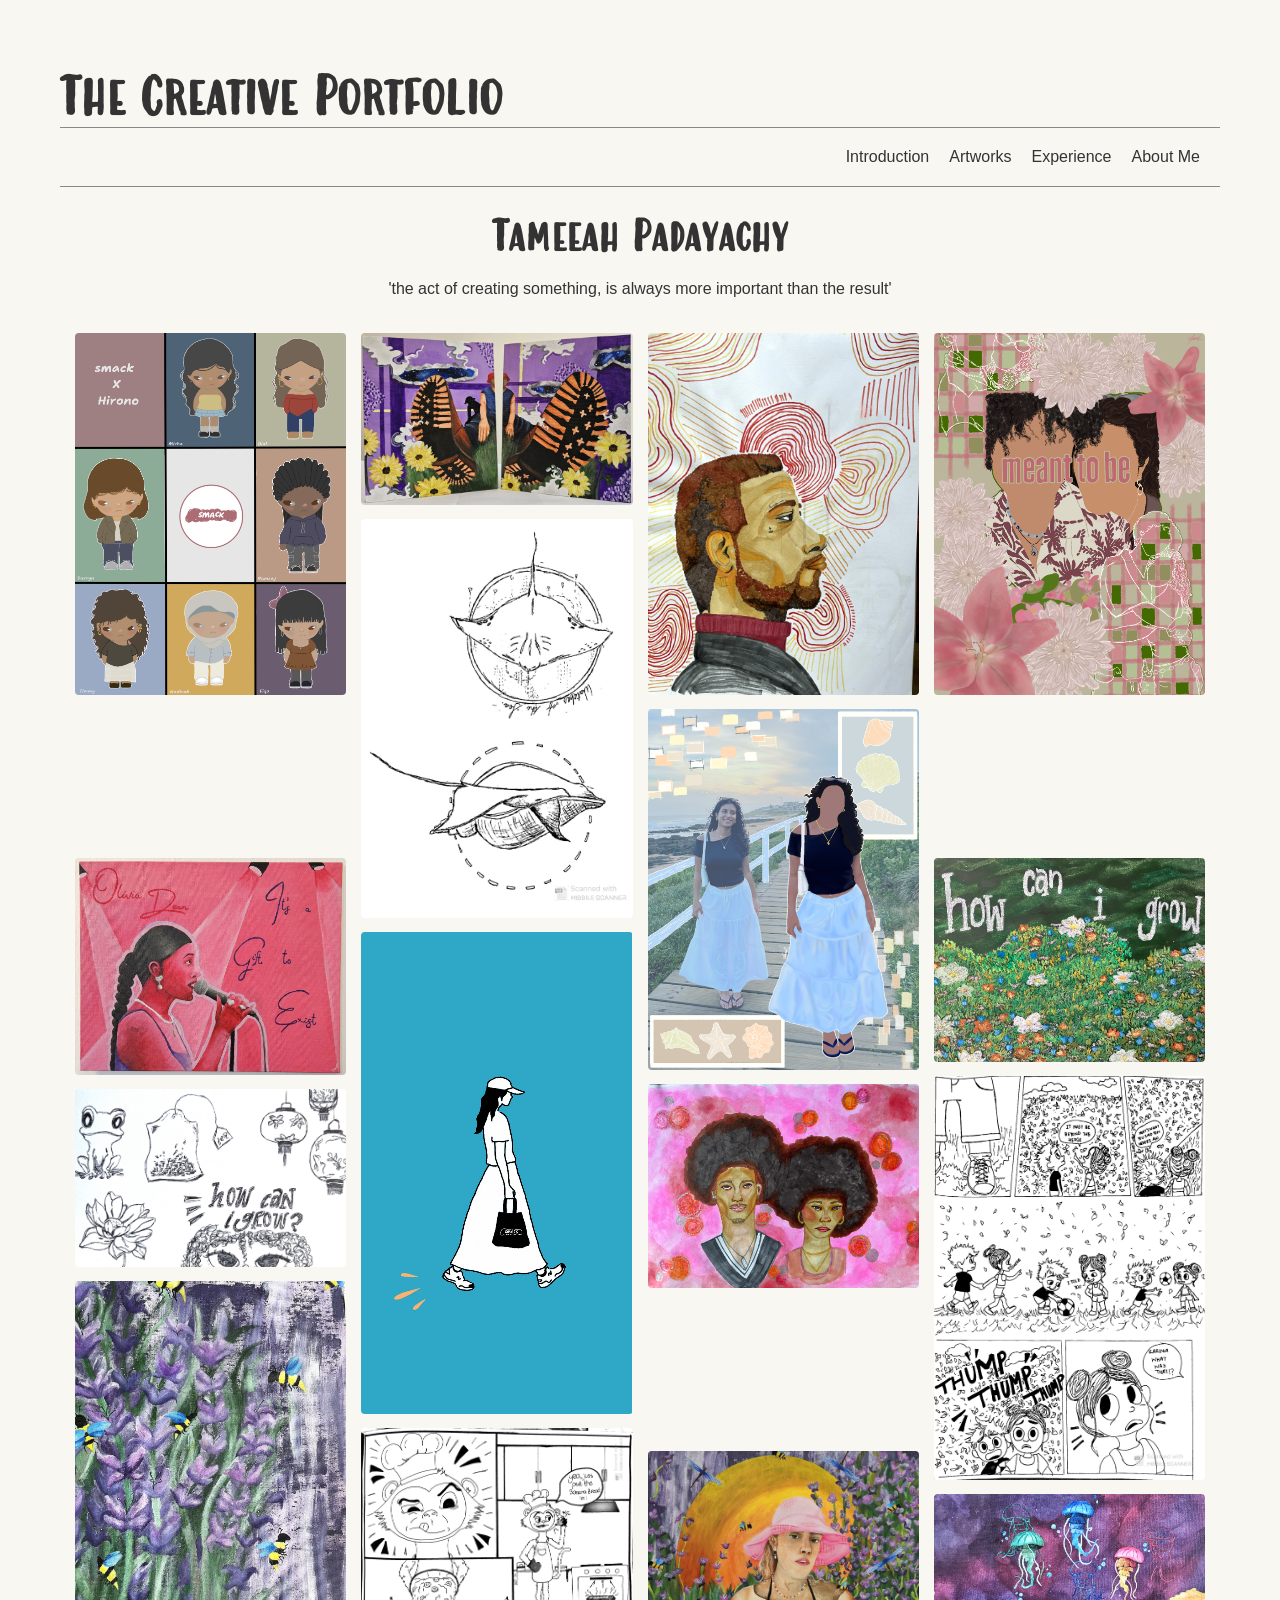
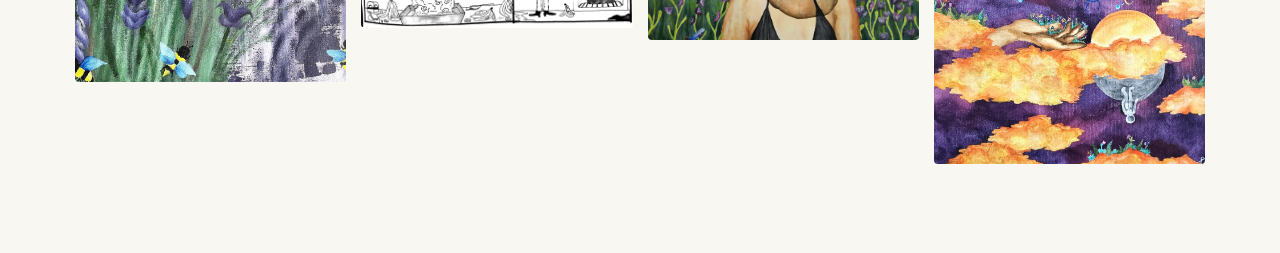
<file: index.html>
<!DOCTYPE html>
<html lang="en">
<head>
    <meta charset="UTF-8">
    <meta name="viewport" content="width=device-width, initial-scale=1.0">
    <title>The Creative Portfolio | Tameeah Padayachy </title>
    <link rel="stylesheet" href="./styles.css">
</head>

<body>
    <div class="page-transition-overlay"></div>
    <header>
        <div class="hero-section">
            <h1 class="logo-print">The Creative Portfolio</h1>
        </div>

        <div id="nav-placeholder"></div>
         
    </header>

    <main id="homepage-content">
        <section class="intro-hero">
            <h2 class="artist-name">Tameeah Padayachy</h2>
            <p class="artist-description">'the act of creating something, is always more important than the result'</p>
        </section>

        <section class="art-gallery">
            <div class="card-grid">
                <div class="artwork-card" data-id="1">
                    <img src="./Assets/Images/Digital Artworks/Hirono Characters .png" alt="">
                </div>
                <div class="artwork-card" data-id="3">
                    <video width="100%" height="auto" autoplay loop muted playsinline>
                        <source src="./Assets/Animations/Bouncing Ball.mp4" type="video/mp4">
                    </video>
                </div>
                <div class="artwork-card" data-id="2">
                    <img src="./Assets/Images/Acrylic Paint/'Olivia Dean'.jpg" alt="">
                </div>
                <div class="artwork-card" data-id="13">
                    <img src="./Assets/Images/Drawings/Class Sketch.jpg" alt="">
                </div>
                <div class="artwork-card" data-id="16">
                    <img src="./Assets/Images/Acrylic Paint/Lavendars.jpg" alt="">
                </div>
                <div class="artwork-card" data-id="9">
                    <img src="./Assets/Images/Acrylic Paint/'Big Boots'.jpg" alt="">
                </div>
                <div class="artwork-card" data-id="5">
                    <img src="./Assets/Images/Drawings/'Rays'.jpg" alt="">
                </div>
                <div class="artwork-card" data-id="6">
                    <video width="100%" height="auto" autoplay loop muted playsinline>
                        <source src="./Assets/Animations/Smack Walk.mov" type="video/mp4">
                    </video>
                </div>
                <div class="artwork-card" data-id="17">
                    <img src="./Assets/Images/Drawings/'Monkey Bread'.jpg" alt="">
                </div>
                <div class="artwork-card" data-id="14">
                    <img src="./Assets/Images/Mixed media/Contour.jpg" alt="">
                </div>
                <div class="artwork-card" data-id="8">
                    <img src="./Assets/Images/Digital Artworks/Tim beach illustration.png" alt="">
                </div>
                <div class="artwork-card" data-id="10">
                    <img src="./Assets/Images/Mixed media/Afro Supreme.jpg" alt="">
                </div>
                <div class="artwork-card" data-id="7">
                    <video width="100%" height="auto" autoplay loop muted playsinline>
                        <source src="./Assets/Animations/Firework Animation.mp4" type="video/mp4">
                    </video>
                </div>
                <div class="artwork-card" data-id="18">
                    <img src="./Assets/Images/2023/The Sun Final.jpg" alt="">
                </div>
                <div class="artwork-card" data-id="12">
                    <img src="./Assets/Images/Digital Artworks/meant to be.png" alt="">
                </div>
                <div class="artwork-card" data-id="11">
                    <video width="100%" height="auto" autoplay loop muted playsinline>
                        <source src="./Assets/Animations/Spongebob.mp4" type="video/mp4">
                    </video>
                </div>
                <div class="artwork-card" data-id="4">
                    <img src="./Assets/Images/Mixed media/How can I grow.HEIC" alt="">
                </div>
                <div class="artwork-card" data-id="15">
                    <img src="./Assets/Images/Drawings/comic strip.jpg" alt="">
                </div>
                
               <div class="artwork-card" data-id="14">
                    <img src="./Assets/Images/Acrylic Paint/Surreal Space.jpg" alt="">
                </div>
                
            </div>
        </section>
        
        <div id="lightboxOverlay" class="lightbox-overlay">
            <span class="lightbox-close">&times;</span>
            <button class="lightbox-arrow lightbox-prev">&#10094;</button>

            <div id="lightboxMediaContainer" class="lightbox-media-wrapper"></div>
            <button class="lightbox-arrow lightbox-next">&#10095;</button>
        </div>
    </main>

    <script src="./app.js"></script>



</body>
</html>
</file>
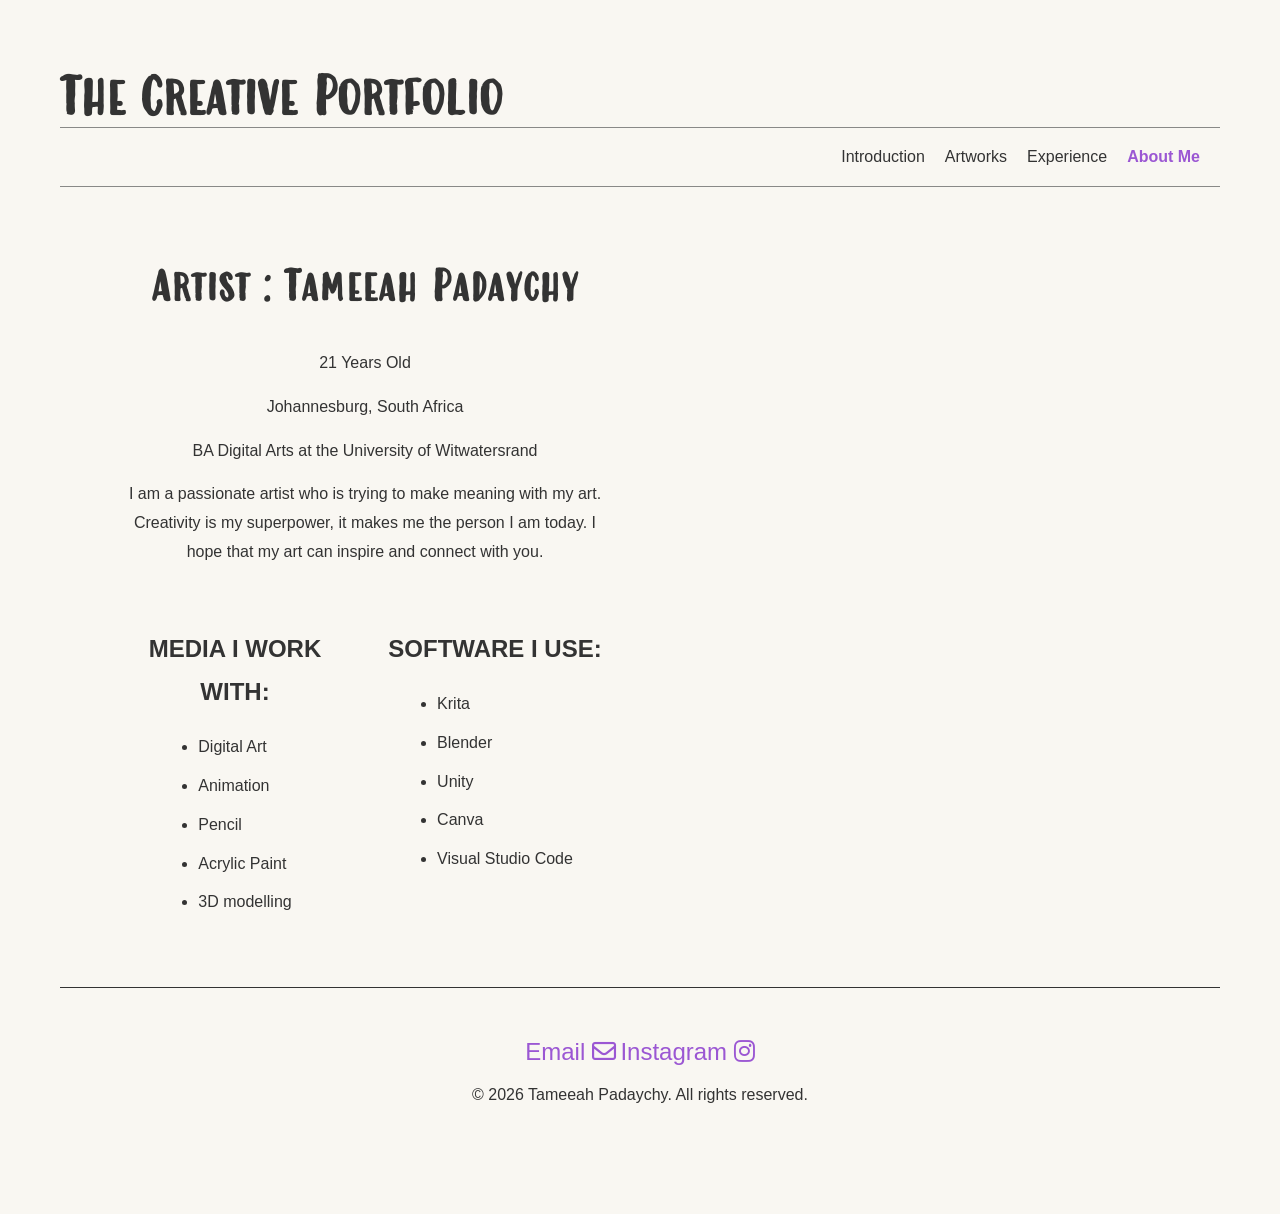
<file: Pages/about.html>
<!DOCTYPE html>
<html lang="en">
<head>
    <meta charset="UTF-8">
    <meta name="viewport" content="width=device-width, initial-scale=1.0">
    <title>About Page</title>
    <link rel="stylesheet" href="../styles.css">
    <link rel="stylesheet" href="https://cdnjs.cloudflare.com/ajax/libs/font-awesome/6.5.1/css/all.min.css">
</head>

<body>
    <div class="page-transition-overlay"></div>
     <header>
        <div class="hero-section">
            <h1 class="logo-print">The Creative Portfolio</h1>
        </div>

        <div id="nav-placeholder"></div>
         
    </header>

    <main class="about-container">
        <div class="about-info">
            <h1>Artist : Tameeah Padaychy</h1>
            <section>
                <p>21 Years Old</p>
                <p>Johannesburg, South Africa</p>
                <p>BA Digital Arts at the University of Witwatersrand</p>
            </section>
            <p>I am a passionate artist who is trying to make meaning with my art. Creativity is my superpower, it makes me the person I am today. I hope that my art can inspire and connect with you.</p>
            
            
            
            <div class="skills-row">
                <section class="skills-column">
                    <h2>Media I work with:</h2>
                    <ul>
                        <li>Digital Art</li>
                        <li>Animation</li>
                        <li>Pencil</li>
                        <li>Acrylic Paint</li>
                        <li>3D modelling</li>
                    </ul>
                </section>

                <section class="skills-column">
                    <h2>Software I use:</h2>
                    <ul>
                        <li>Krita</li>
                        <li>Blender</li>
                        <li>Unity</li>
                        <li>Canva</li>
                        <li>Visual Studio Code</li>
                    </ul>
                </section>
            </div>             
        </div>

        <div class="about-video">
            <video height="auto" autoplay loop muted playsinline>
                <source src="../Assets/Animations/Intro to Tim.mp4" type="video/mp4">
            </video>
        </div>

    </main>

    <footer>
        <div class="footer-content">
            
            <div class="socials-links">
                <a href ="mailto:tameeah.padayachy@gmail.com" class="social-icon" title="Email Me">Email
                    <i class="fa-regular fa-envelope"></i>
                </a>
                <a href="https://www.instagram.com/_timmytam/" target="_blank" class="social-icon" title="Instagram">Instagram
                    <i class="fa-brands fa-instagram"></i>
                </a>
            </div>
            
            <p>&copy; 2026 Tameeah Padaychy. All rights reserved.</p>
        </div>  
    </footer>

    <script src="../app.js"></script>
    
</body>
</html>
</file>
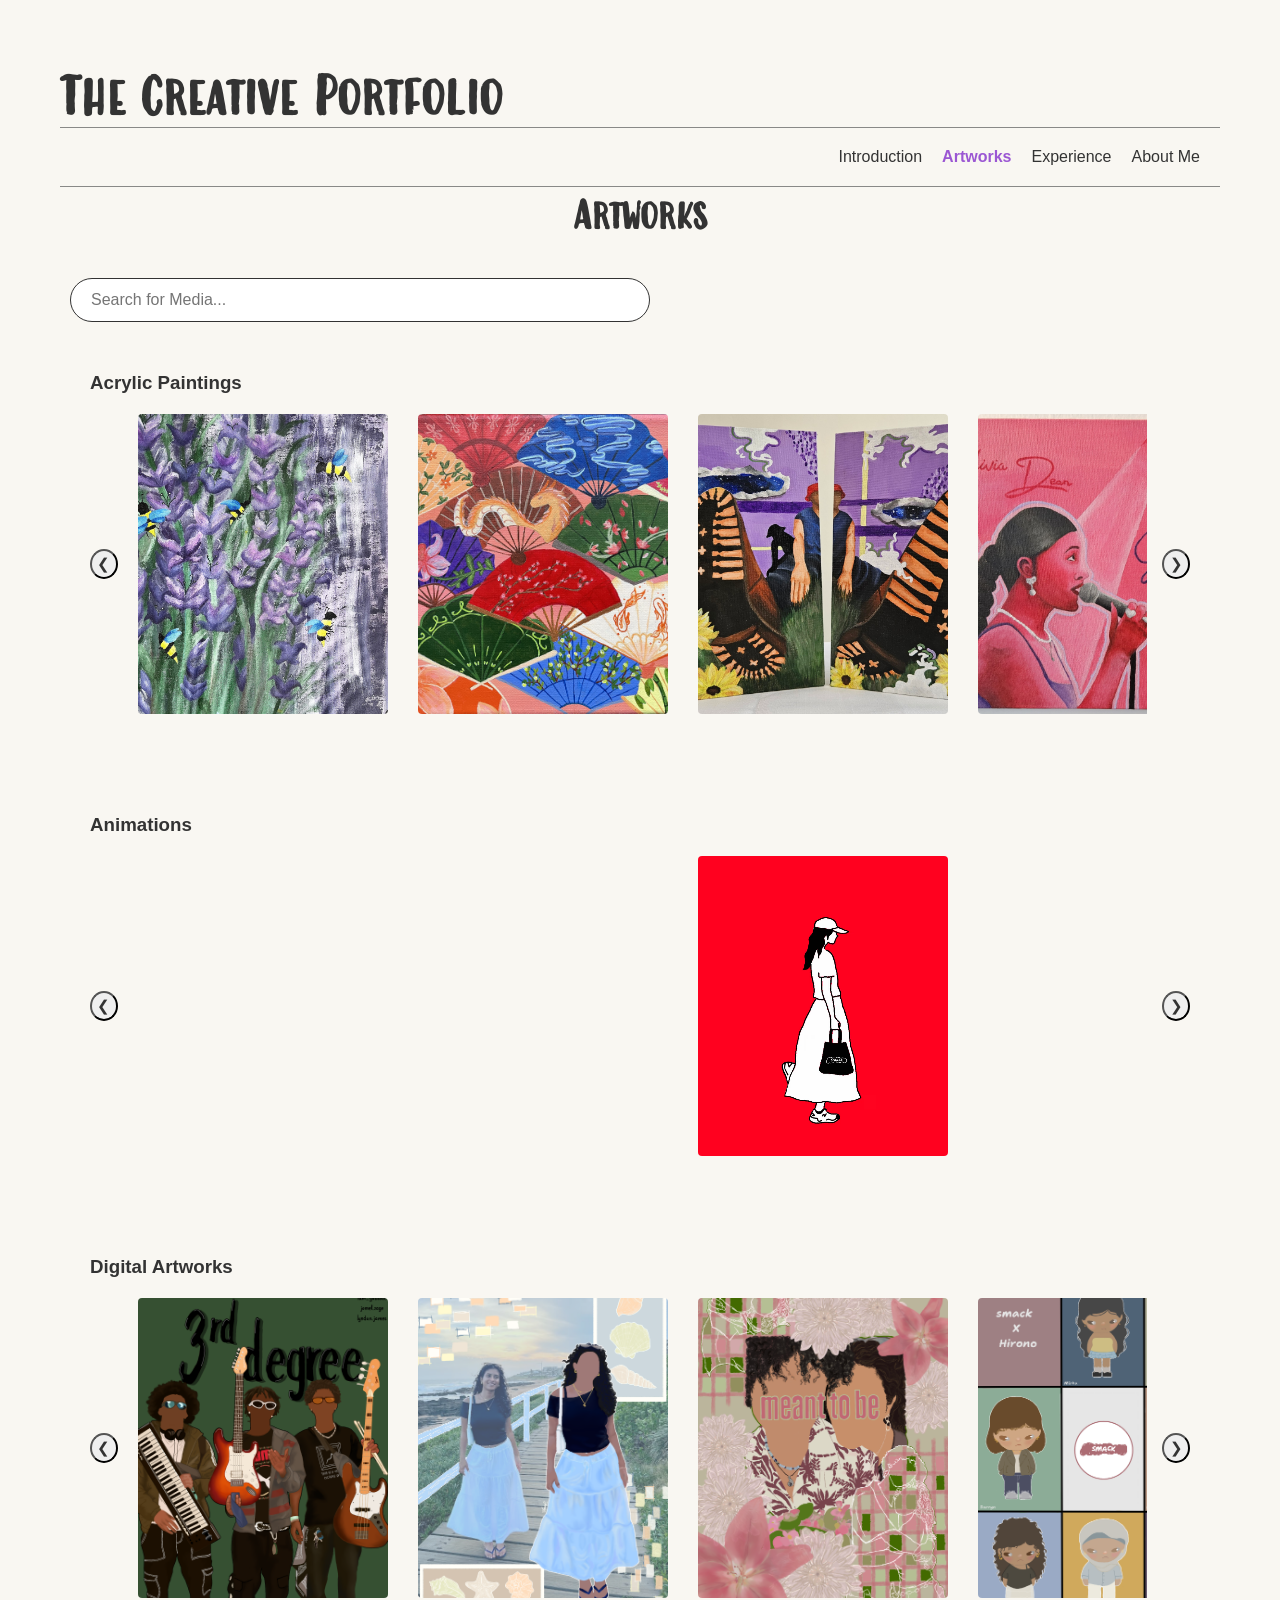
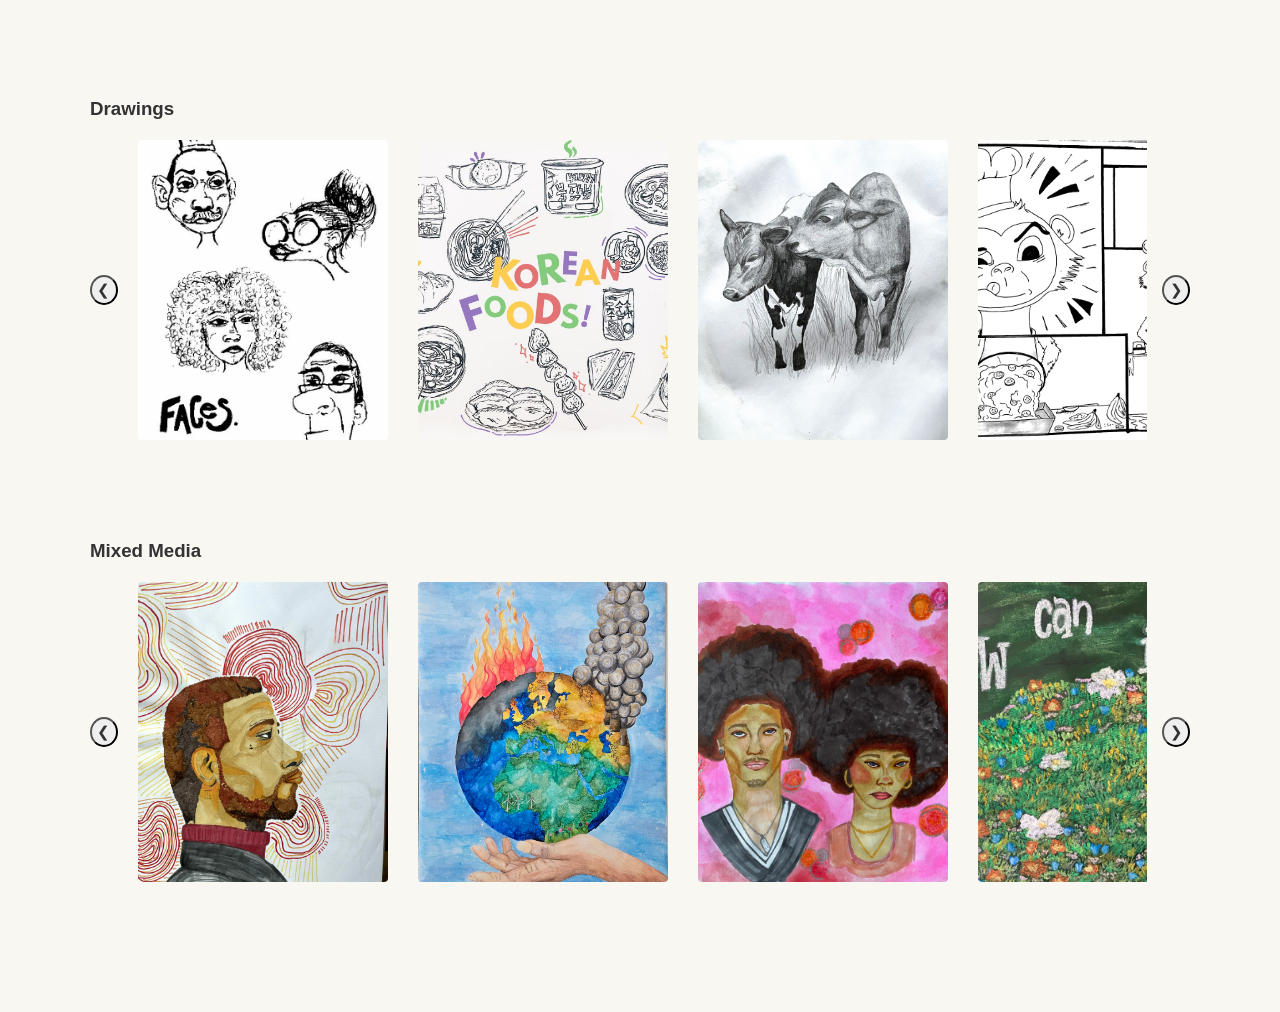
<file: Pages/artworks.html>
<!DOCTYPE html>
<html lang="en">
<head>
    <meta charset="UTF-8">
    <meta name="viewport" content="width=device-width, initial-scale=1.0">
    <title>Artworks Page</title>
    <link rel="stylesheet" href="../styles.css">
</head>

<body>
    <div class="page-transition-overlay"></div>
    <header>
        <div class="hero-section">
            <h1 class="logo-print">The Creative Portfolio</h1>
        </div>

        <div id="nav-placeholder"></div>
         
    </header>

    <main id="artworks-page">
        <h2 class="artworks-title">Artworks</h2>

        <div class="search-container">
            <input type="text" id="art-search" placeholder="Search for Media...">
        </div>
    <!-- Category Section: Animations -->
    <section class="media-category">
        <h3>Acrylic Paintings</h3>
        <div class="gallery-wrapper">
            <button class="gallery-arrow prev-arrow">&#10094;</button>

            <div class="gallery-track">

                <div class="flip-card">
                    <div class="flip-card-inner">
                        <!-- Front: The Visual -->
                        <div class="flip-card-front">
                            <img src="../Assets/Images/Acrylic Paint/Lavendars.jpg" alt="">
                        </div>
                        <!-- Back: The Information -->
                        <div class="flip-card-back">
                            <h3>Lavendar & Bees</h3>
                            <p>Exploring an abstract style of painting. </p>
                        </div>
                    </div>
                </div>
                <div class="flip-card">
                    <div class="flip-card-inner">
                        <!-- Front: The Visual -->
                        <div class="flip-card-front">
                            <img src="../Assets/Images/Acrylic Paint/Japanese Fans.jpg" alt="">
                        </div>
                        <!-- Back: The Information -->
                        <div class="flip-card-back">
                            <h3>Japanese Fans</h3>
                            <p>Combining the traditional style of Japanses Fans with my own artistic style.</p>
                        </div>
                    </div>
                </div>
                <div class="flip-card">
                    <div class="flip-card-inner">
                        <!-- Front: The Visual -->
                        <div class="flip-card-front">
                            <img src="../Assets/Images/Acrylic Paint/'Big Boots'.jpg" alt="">
                        </div>
                        <!-- Back: The Information -->
                        <div class="flip-card-back">
                            <h3>Big Boots</h3>
                            <p>One artwork made up of two canvases exploring the techniques of depth and layering.</p>
                        </div>
                    </div>
                </div>
                <div class="flip-card">
                    <div class="flip-card-inner">
                        <!-- Front: The Visual -->
                        <div class="flip-card-front">
                            <img src="../Assets/Images/Acrylic Paint/'Olivia Dean'.jpg" alt="">
                        </div>
                        <!-- Back: The Information -->
                        <div class="flip-card-back">
                            <h3>It's a Gift To Exist</h3>
                            <p>Capturing the essence of the lyrics from Olivia Dean's song, 'Time'.</p>
                        </div>
                    </div>
                </div>
                <div class="flip-card">
                    <div class="flip-card-inner">
                        <!-- Front: The Visual -->
                        <div class="flip-card-front">
                            <img src="../Assets/Images/Acrylic Paint/'Entergalactic Boy'.jpg" alt="">
                        </div>
                        <!-- Back: The Information -->
                        <div class="flip-card-back">
                            <h3>Entergalactic Boy</h3>
                            <p>A vibrant colour shading piece, combining organic and geometric shapes.</p>
                        </div>
                    </div>
                </div>
                <div class="flip-card">
                    <div class="flip-card-inner">
                    <!-- Front: The Visual -->
                        <div class="flip-card-front">
                            <img src="../Assets/Images/Acrylic Paint/Lanterns.jpg" alt="">
                        </div>
                    <!-- Back: The Information -->
                        <div class="flip-card-back">
                            <h3>Paint by Lanterns</h3>
                            <p>Traditional Japanese Lanterns with a 'paint by number' style.</p>
                        </div>
                    </div>
                </div>
                <div class="flip-card">
                    <div class="flip-card-inner">
                        <!-- Front: The Visual -->
                        <div class="flip-card-front">
                            <img src="../Assets/Images/Acrylic Paint/Surreal Space.jpg" alt="">
                        </div>
                        <!-- Back: The Information -->
                        <div class="flip-card-back">
                            <h3>Surreal Space</h3>
                            <p>Techniques of blending paint and layering a surrealistic space.</p>
                        </div>
                    </div>
                </div>
            </div>

            <button class="gallery-arrow next-arrow">&#10095;</button>
        </div> 
    </section>
    

    <section class="media-category">
        <h3>Animations</h3>

        <div class="gallery-wrapper">
            <button class="gallery-arrow prev-arrow">&#10094;</button>

            <div class="gallery-track">
            <div class="flip-card">
                <div class="flip-card-inner">
                    <!-- Front: The Visual -->
                    <div class="flip-card-front">
                        <video autoplay muted loop playsinline class="card-video">
                            <source src="../Assets/Animations/Firework Animation.mp4" type="video/mp4">
                        </video>
                    </div>
                    <!-- Back: The Information -->
                    <div class="flip-card-back">
                        <h3>Fireworks</h3>
                        <p>The first animation to help understand my 2D software and animation techniques.</p>
                    </div>
                </div>
            </div>
            <div class="flip-card">
                <div class="flip-card-inner">
                    <!-- Front: The Visual -->
                    <div class="flip-card-front">
                        <video autoplay muted loop playsinline class="card-video">
                            <source src="../Assets/Animations/Spongebob.mp4" type="video/mp4">
                        </video>
                    </div>
                    <!-- Back: The Information -->
                    <div class="flip-card-back">
                        <h3>Spongebob:Disgusted</h3>
                        <p>Made for my Animation class.</p>
                    </div>
                </div>
            </div>
            <div class="flip-card">
                <div class="flip-card-inner">
                    <!-- Front: The Visual -->
                    <div class="flip-card-front">
                        <video autoplay muted loop playsinline class="card-video">
                            <source src="../Assets/Animations/Smack Walk.mov" type="video/mp4">
                        </video>
                    </div>
                    <!-- Back: The Information -->
                    <div class="flip-card-back">
                        <h3>SMACK Walk Cycle</h3>
                        <p>Learning the basics of a walk cycle in animation. Bringing this walk cycle into the creative collective, called SMACK.</p>
                    </div>
                </div>
            </div>
            <div class="flip-card">
                <div class="flip-card-inner">
                    <!-- Front: The Visual -->
                    <div class="flip-card-front">
                        <video autoplay muted loop playsinline class="card-video">
                            <source src="../Assets/Animations/Flour sack Animation.mp4" type="video/mp4">
                        </video>
                    </div>
                    <!-- Back: The Information -->
                    <div class="flip-card-back">
                        <h3>Flour Sack: Excitement</h3>
                        <p>Expanding my understanding of animation principles, using the flour sack to communicate an emotion. </p>
                    </div>
                </div>
            </div>
            <div class="flip-card">
                <div class="flip-card-inner">
                    <!-- Front: The Visual -->
                    <div class="flip-card-front">
                        <video autoplay muted loop playsinline class="card-video">
                            <source src="../Assets/Animations/Bouncing Ball.mp4" type="video/mp4">
                        </video>
                    </div>
                    <!-- Back: The Information -->
                    <div class="flip-card-back">
                        <h3>Bouncing Basket Ball</h3>
                        <p>A start to learning the 12 principles of animation. </p>
                    </div>
                </div>
            </div>
            </div>

            <button class="gallery-arrow next-arrow">&#10095;</button>
        </div>
    </section>

    <section class="media-category">
        <h3>Digital Artworks</h3>

        <div class="gallery-wrapper">
            <button class="gallery-arrow prev-arrow">&#10094;</button>

            <div class="gallery-track">
            <div class="flip-card">
                <div class="flip-card-inner">
                    <!-- Front: The Visual -->
                    <div class="flip-card-front">
                        <img src="../Assets/Images/Digital Artworks/'3rdDegree'.png" alt="">
                    </div>
                    <!-- Back: The Information -->
                    <div class="flip-card-back">
                        <h3>3rdDegree</h3>
                        <p>The band, 3rdDegree, as my subjects, exploring blending techniques in a realistic style on Krita software.</p>
                    </div>
                </div>
            </div>
            <div class="flip-card">
                <div class="flip-card-inner">
                    <!-- Front: The Visual -->
                    <div class="flip-card-front">
                        <img src="../Assets/Images/Digital Artworks/Tim beach illustration.png" alt="">
                    </div>
                    <!-- Back: The Information -->
                    <div class="flip-card-back">
                        <h3>Beach Side</h3>
                        <p>Using a photograph and layered, blending techniques, expanding my skills in digital art.</p>
                    </div>
                </div>
            </div>
            <div class="flip-card">
                <div class="flip-card-inner">
                    <!-- Front: The Visual -->
                    <div class="flip-card-front">
                        <img src="../Assets/Images/Digital Artworks/meant to be.png" alt="">
                    </div>
                    <!-- Back: The Information -->
                    <div class="flip-card-back">
                        <h3>Meant To Be</h3>
                        <p>The layering of textures, organic and geometric shapes, text, and colour to carry the message of hope.</p>
                    </div>
                </div>
            </div>
            <div class="flip-card">
                <div class="flip-card-inner">
                    <!-- Front: The Visual -->
                    <div class="flip-card-front">
                        <img src="../Assets/Images/Digital Artworks/Hirono Characters .png" alt="">
                    </div>
                    <!-- Back: The Information -->
                    <div class="flip-card-back">
                        <h3>Smack X Hirono</h3>
                        <p>The creative collective memebrs of SMACK are illustrasted by the Hirono characters style. </p>
                    </div>
                </div>
            </div>
            <div class="flip-card">
                <div class="flip-card-inner">
                    <!-- Front: The Visual -->
                    <div class="flip-card-front">
                        <img src="../Assets/Images/Digital Artworks/Afro twins Krita.png" alt="">
                    </div>
                    <!-- Back: The Information -->
                    <div class="flip-card-back">
                        <h3>Afro Twins</h3>
                        <p>Digital version of the Afro Twin in Krita.</p>
                    </div>
                </div>
            </div>
            </div>

            <button class="gallery-arrow next-arrow">&#10095;</button>
        </div>
    </section>

    <section class="media-category">
        <h3>Drawings</h3>
        <div class="gallery-wrapper">
            <button class="gallery-arrow prev-arrow">&#10094;</button>

            <div class="gallery-track">
            <div class="flip-card">
                <div class="flip-card-inner">
                    <!-- Front: The Visual -->
                    <div class="flip-card-front">
                        <img src="../Assets/Images/Drawings/'Faces'.png" alt="">
                    </div>
                    <!-- Back: The Information -->
                    <div class="flip-card-back">
                        <h3>Faces</h3>
                        <p>Exploring the different shapes and sizes of characters' faces</p>
                    </div>
                </div>
            </div>
            <div class="flip-card">
                <div class="flip-card-inner">
                    <!-- Front: The Visual -->
                    <div class="flip-card-front">
                        <img src="../Assets/Images/Drawings/Korean Food.jpg" alt="">
                    </div>
                    <!-- Back: The Information -->
                    <div class="flip-card-back">
                        <h3>Korean Foods!</h3>
                        <p>Capturing the variety of Korean dishes with pen.</p> 
                    </div>
                </div>
            </div>
            <div class="flip-card">
                <div class="flip-card-inner">
                    <!-- Front: The Visual -->
                    <div class="flip-card-front">
                        <img src="../Assets/Images/Drawings/Cows.jpg" alt="">
                    </div>
                    <!-- Back: The Information -->
                    <div class="flip-card-back">
                        <h3>Cape Cows</h3>
                        <p>Practicing blending techniques with pencil.</p>
                    </div>
                </div>
            </div>
            <div class="flip-card">
                <div class="flip-card-inner">
                    <!-- Front: The Visual -->
                    <div class="flip-card-front">
                        <img src="../Assets/Images/Drawings/'Monkey Bread'.jpg" alt="">
                    </div>
                    <!-- Back: The Information -->
                    <div class="flip-card-back">
                        <h3>Monkey Bread</h3>
                        <p>A comedic illustration, exploring the principles of a comic strip with solid lines.</p>
                    </div>
                </div>
            </div>
            <div class="flip-card">
                <div class="flip-card-inner">
                    <!-- Front: The Visual -->
                    <div class="flip-card-front">
                        <img src="../Assets/Images/Drawings/'Rays'.jpg" alt="">
                    </div>
                    <!-- Back: The Information -->
                    <div class="flip-card-back">
                        <h3>Rays</h3>
                        <p>Using the Sting Ray to create an possible emblem for a group project.</p>
                    </div>
                </div>
            </div>
            <div class="flip-card">
                <div class="flip-card-inner">
                    <!-- Front: The Visual -->
                    <div class="flip-card-front">
                        <img src="../Assets/Images/Drawings/Class Sketch.jpg" alt="">
                    </div>
                    <!-- Back: The Information -->
                    <div class="flip-card-back">
                        <h3>Class Sketch</h3>
                        <p>A sketch drawn in class, taking inspiration from the first image that appears on the Pinterest board.</p>
                    </div>
                </div>
            </div>
            <div class="flip-card">
                <div class="flip-card-inner">
                    <!-- Front: The Visual -->
                    <div class="flip-card-front">
                        <img src="../Assets/Images/Drawings/Speacial Flower.jpg" alt="">
                    </div>
                    <!-- Back: The Information -->
                    <div class="flip-card-back">
                        <h3>Special Flower</h3>
                        <p>A detailed drawing of flowers in a vase. Focused on capturing the lighting and shadows effectively.</p>
                    </div>
                </div>
            </div>
            </div>
            <button class="gallery-arrow next-arrow">&#10095;</button>
        </div>

    </section>

    <section class="media-category">
        <h3>Mixed Media</h3>

        <div class="gallery-wrapper">
            <button class="gallery-arrow prev-arrow">&#10094;</button>

            <div class="gallery-track">
            <div class="flip-card">
                <div class="flip-card-inner">
                    <!-- Front: The Visual -->
                    <div class="flip-card-front">
                        <img src="../Assets/Images/Mixed media/Contour.jpg" alt="">
                    </div>
                    <!-- Back: The Information -->
                    <div class="flip-card-back">
                        <h3>Contour with Khoki</h3>
                        <p>Exploring with khoki markers using stippling and contour lines into this side profile portrait.</p>
                    </div>
                </div>
            </div>
            <div class="flip-card">
                <div class="flip-card-inner">
                    <!-- Front: The Visual -->
                    <div class="flip-card-front">
                        <img src="../Assets/Images/Mixed media/The Earth.jpg" alt="">
                    </div>
                    <!-- Back: The Information -->
                    <div class="flip-card-back">
                        <h3>The Earth</h3>
                        <p>Exploring the relationship between human brutality and environment with watercolour, acrylic paint, pencil colour and khoki markers.</p>
                    </div>
                </div>
            </div>
            <div class="flip-card">
                <div class="flip-card-inner">
                    <!-- Front: The Visual -->
                    <div class="flip-card-front">
                        <img src="../Assets/Images/Mixed media/Afro Supreme.jpg" alt="">
                    </div>
                    <!-- Back: The Information -->
                    <div class="flip-card-back">
                        <h3>Afro Supreme</h3>
                        <p>Practicing textures with khoki markers and watercolour of two subjects.</p>
                    </div>
                </div>
            </div>
            <div class="flip-card">
                <div class="flip-card-inner">
                    <!-- Front: The Visual -->
                    <div class="flip-card-front">
                        <img src="../Assets/Images/Mixed media/How can I grow.HEIC" alt="">
                    </div>
                    <!-- Back: The Information -->
                    <div class="flip-card-back">
                        <h3>Growth</h3>
                        <p>Mixing acrylic paint and oil pastel to practice texture and colour blending to show the concept of growth.</p>
                    </div>
                </div>
            </div>
            </div>

            <button class="gallery-arrow next-arrow">&#10095;</button>
        </div>
    </section>

    <script src="../app.js"></script>


</body>
</html>
</file>
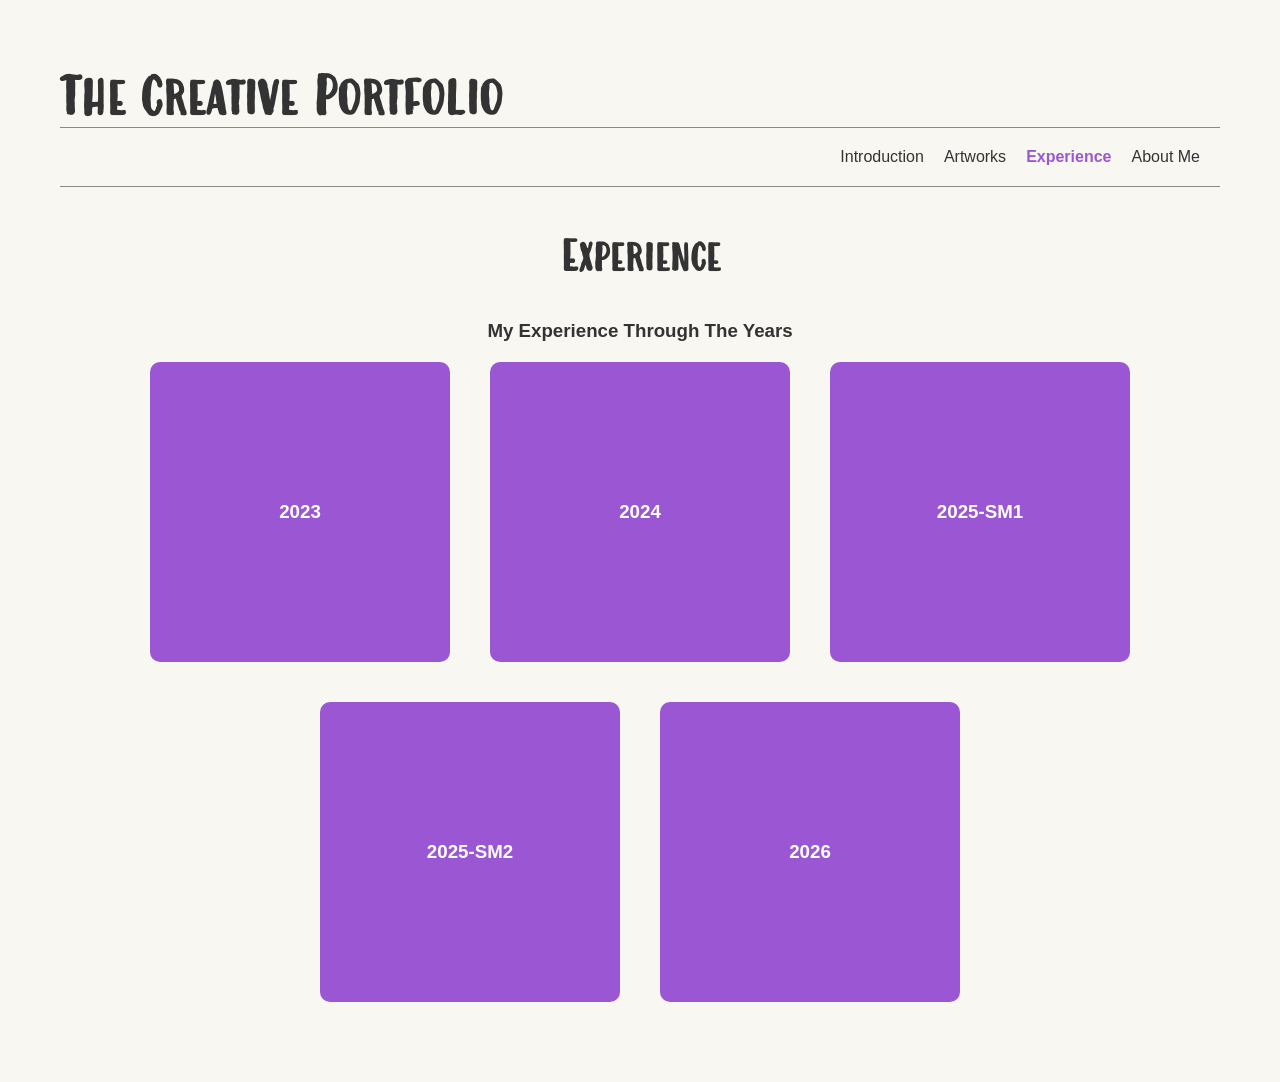
<file: Pages/experience.html>
<!DOCTYPE html>
<html lang="en">
<head>
    <meta charset="UTF-8">
    <meta name="viewport" content="width=device-width, initial-scale=1.0">
    <title>Experience Page</title>
    <link rel="stylesheet" href="../styles.css">
</head>

<body>
    <div class="page-transition-overlay"></div>
    <header>
        <div class="hero-section">
            <h1 class="logo-print">The Creative Portfolio</h1>
        </div>

        <div id="nav-placeholder"></div>
         
    </header>


    <main id="experience-page">
        <h2>Experience</h2>
        <h3>My Experience Through The Years</h3>


        <div class="experience-grid">
            <div class="year-card" onclick="openProject(
                '2023 : The Sun ', 
                'In my matric year, all the students were given the opportunity to explore their art style,media and subjects. In 2023 I focused on creating a series of artworks based on the Earth, the Sun and the Moon. The Sun was my favourite to work on during my June examination period. This project explored my creative ability to layer various subjects into one brilliant artwork. I worked with multiple media such as charcoal, acrylic paint, and oil pastels. In 2023 I broke my boundaries and brought colour into something beautfiul.',
                'image',
                '../Assets/Images/2023/The Sun B&W.jpg, ../Assets/Images/2023/The Sun Final.jpg, ../Assets/Images/2023/The Sun Multi.jpg'
                )">
                <h3>2023</h3>
            </div>

            <div class="year-card" onclick="openProject(
                '2024 : Vespa!', 
                'In my first year at Wits, my final exam was to make a short comic book. While building board games, I was working on this comic book. This comic book was inspired by the Disney and Pixar animation,Luca. A boy who is wokring hard to buy himself a vespa to feel close to his late father. I was determined to show motion in the stillness and rigidity of the comic block layout and structure. The style of my line texture and character design was evident in my comic book, showing the different personalities and behaviours of the characters. Below you can view my three favourite pages from my comic book Vespa!.',
                'image',
                 '../Assets/Images/Drawings/comic - page 4.jpg,../Assets/Images/Drawings/Comic - page 5.jpg, ../Assets/Images/Drawings/comic - page 7.jpg'
                 )">
                <h3>2024</h3>
            </div>

            <div class="year-card" onclick="openProject(
                '2025 : Wandering Whiskers ',
                 'In 2025 Semester 1, I worked on a group assignment, to build a 2D game in Unity. It was focused on learning the fundamentals of the software, while making our own assets for the video game. We built a Top-down, puzzle game for young girls playing as a kitten. The kitten will explore the bedroom and come across mini-games to overcome in order to progress to the next room in the house. Our 2D game focused on movement, exploration progression and mini-game systems. Mechanics included movement in the bedroom and the individual mini-game mechanics. Our 2D game was a group effort with my two memebers, Diyanah Amod and Nadirah Andrews. ',
                 'video',
                 '../Assets/videos/wandering whiskers clip.mp4'
                  )">
                <h3>2025-SM1</h3>
            </div>

            <div class="year-card" onclick="openProject(
                '2025 : Farming Frenzy ',
                 'In 2025 Semester 2, I worked on another group assignment, to build a 3D game in Unity. It was focused on taking what we learnt in Semester 1 and broadening our skills into 3D fundamentals. We were instructed to create all of our own 3D assets using Blender and unique mechanics on Unity. This is a First-Player Shooter video game. The player, as the farmer, will protect and defend their tomatoe farm against the pig intruders. The player explores their farm, picking up clues about the invasion that is taking place on their farm. Our 3D game was a group effort with my two members, Diyanah Amod and Thandolwethu Ggeno. ',
                 'video',
                 '../Assets/videos/Farming Frenzy clip.mp4'
                  )">
                <h3>2025-SM2</h3>
            </div>    

            <div class="year-card" onclick="openProject(
                '2026 : Smack',
                 'While balancing my academic studies, this year I am a founding member of the creative collective, SMACK. We are a collaborative space who are aiming to bring art to the world as a creative brand not a product. This group is made up of seven female memebers who intend to take our skills and collaborator with other fellow artists mainly geared towards Gen Z. We work on content for other artists and individual projects. We bring an authentic and organic South African culture to the table of art. We work with any type of media: short films, animations, web pages, artworks etc. Keeping our work consistent and balanced with our Wits academics we are working hard this year to group our brand over social media and through interaction in public.',
                 'image',
                  '../Assets/Images/Digital Artworks/Hirono Characters .png,../Assets/Images/Digital Artworks/Smack sticker.jpeg, ../Assets/Images/Digital Artworks/Tim beach illustration.png',
                  )">
                <h3>2026</h3>
            </div>
        </div>

        <div id="projectPopup" class="popup-overlay">
            <div class="popup-content">
                <span class="close-btn" onclick="closeProject()">&times;</span>
                <h1 id="popupTitle">Year</h1>
                <p id="popupOverview">Project details go here...</p>
                
                <div id="popupMedia" class="popup-media-container"></div>                
            </div>
        </div>
    </main>

    <script src="../app.js"></script>

  
    
</body>
</html>
</file>
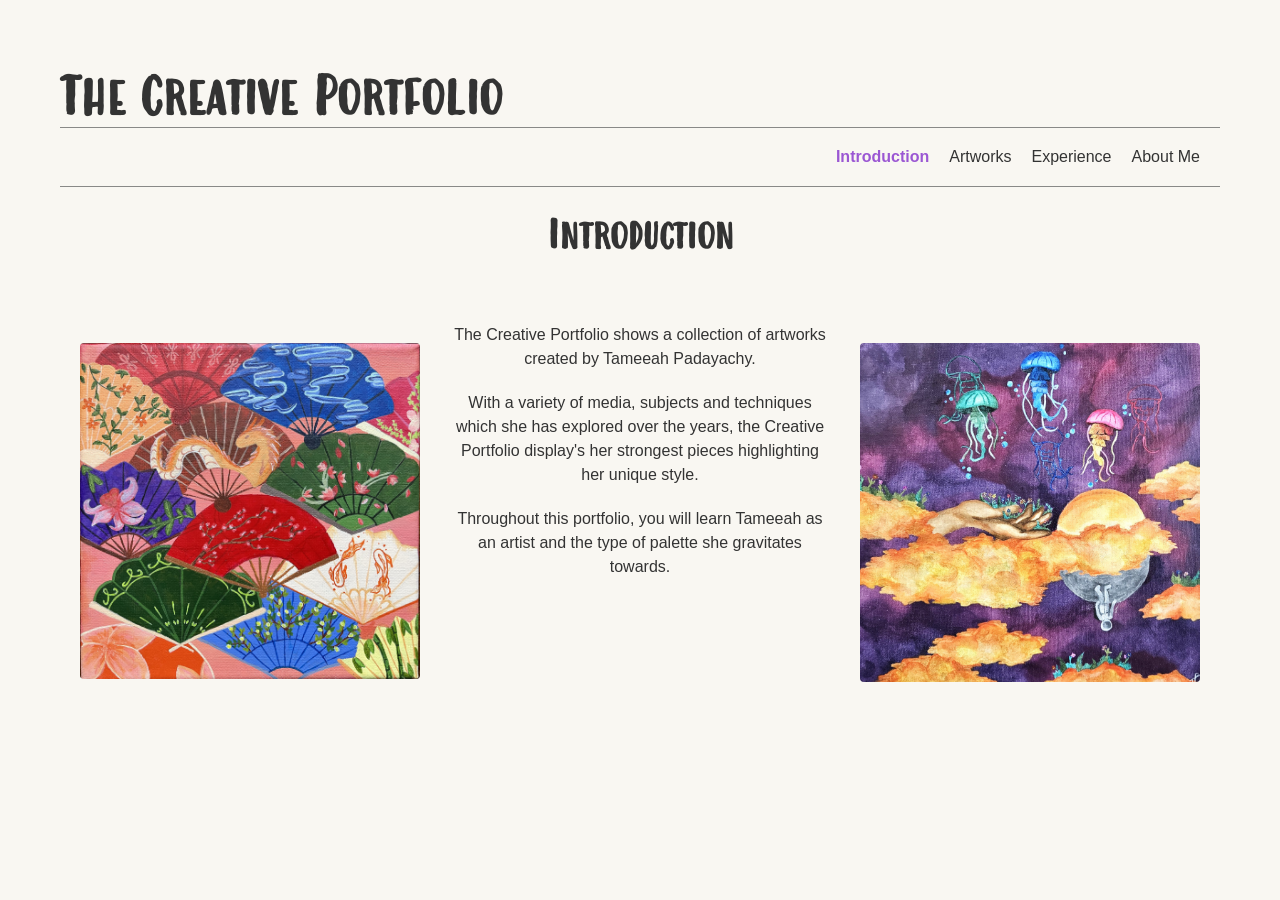
<file: Pages/introduction.html>
<!DOCTYPE html>
<html lang="en">
<head>
    <meta charset="UTF-8">
    <meta name="viewport" content="width=device-width, initial-scale=1.0">
    <title>Introduction</title>
    <link rel="stylesheet" href="../styles.css">
</head>

<body>
    <div class="page-transition-overlay"></div>
    <header>
        <div class="hero-section">
            <h1 class="logo-print">The Creative Portfolio</h1>
        </div>

        <div id="nav-placeholder"></div>
         
    </header>

    <div class="intro-heading">
        <h2>Introduction</h2>
    </div>

    <main id="introduction-content">
        <section class="intro-container">
            
            <div class="intro-image">
                <img src="../Assets/Images/Acrylic Paint/Japanese Fans.jpg" alt="supporting image left">
            </div>

            <div class="intro-text">
                <p> The Creative Portfolio shows a collection of artworks created by Tameeah Padayachy.</p>
                <p>With a variety of media, subjects and techniques which she has explored over the years, the Creative Portfolio display's her strongest pieces highlighting her unique style.</p>
                <p>Throughout this portfolio, you will learn Tameeah as an artist and the type of palette she gravitates towards.</p>
            </div>

            <div class="intro-image">
                <img src="../Assets/Images/Acrylic Paint/Surreal Space.jpg" alt="supporting image right">
            </div>
        </section>
    </main>

    <script src="../app.js"></script>
    
</body>
</html>
</file>
<file: styles.css>
@font-face {
    font-family: modernLoveCaps;
    src: url("./Assets/Fonts/modernlove-caps-unspecified.ttf");
}

* {
    margin: 0;
    padding: 0;
    box-sizing: border-box;
}

/* smooth fade transistion between pages */

.page-transition-overlay {
    position: fixed;
    top:0;
    left:0;
    width:100vw;
    height:100vh;
    background-color:#F9F7F2;
    z-index: 9999;
    pointer-events: none;
    opacity: 1;
    transition: opacity 1.2s cubic-bezier(0.25, 1, 0.5, 1);
}

body.loaded .page-transition-overlay {
    opacity: 0;
}

body.is-exiting .page-transition-overlay {
    opacity: 1;
    pointer-events: auto;
}

/* Layout for Index Page */
body {
    background-color: #F9F7F2;
    color: #333333;
    font-family:sans-serif;
    margin: 50px;        
    padding: 10px;
}

.logo-link {
    text-decoration: none;
    color: #333333;
    cursor: pointer;
}

.logo-print:hover {
    color: #9B57D3;
    transition: 0.3s;
}

/* Hidden for desktop */
.menu-toggle, .menu-close {
    display: none;
    background: none;
    border: none;
    cursor: pointer;
    padding: 10px;
    z-index: 2500;
}

.nav-bar {
    position: relative;
    width: 100%;
}

.nav-bar ul{
    background-color: #F9F7F2;
    padding: 10px;
    font-family: sans-serif;
    list-style-type: none;
    margin: 0px; 
    border-top: 1px solid #898987;
    border-bottom: 1px solid #898987;
    overflow: hidden; 
}

.nav-bar a {
    color:#333333;
    text-decoration: none;
    padding: 10px;
    display: block;
    text-align: center;;
}

.nav-bar a.active {
    color:#9B57D3;
    font-weight: bold;
}

.nav-bar a:hover {
    background-color: #9B57D3;
    color: #F9F7F2;
}

.nav-bar li{
    float: right; 
}

h1 {
    font-size: 50px;
    font-family: modernLoveCaps, sans-serif;
    color: #333333;
}

.intro-hero p {
    font-size: 1rem;
    color: #333333;
    text-align: center;
}

.artist-name {
    text-align: center;
    font-size: 40px;
    font-family: modernLoveCaps, sans-serif;
    color: #333333; 
    padding: 20px; 
}

.artist-description {
    text-align: center;
    font-family: sans-serif;
    color: #333333;  
}

.card-grid {
   column-count: 4;
   column-gap: 15px;
   padding: 15px;
   margin-top: 20px;
}

.artwork-card {
    display: inline-block;
    width: 100%;
    margin-bottom: 10px;
}

.artwork-card img,
.artwork-card video {
    width: 100%;
    height: auto;
    display: block;
    transition: transform 0.3s ease;
    border-radius: 4px;
    cursor: pointer;
}

.lightbox-overlay {
    display: none;
    position: fixed;
    top: 0;
    left: 0;
    width: 100%;
    height: 100%;
    background: rgba(0, 0, 0, 0.8);
    z-index: 2000;
    justify-content: space-between;
    align-items: center;
    padding: 0 20px;
    box-sizing: border-box; 
    
}

.lightbox-media-wrapper {
    display: flex;
    justify-content: center;
    align-items: center;
    width: 80%;
    height: 80vh;
   
}

.lightbox-media-wrapper img,
.lightbox-media-wrapper video {
    max-width: 100%;
    max-height: 100%;
    object-fit: contain;
    border-radius: 4px;
}

.lightbox-arrow {
    background: none;
    border: none;
    color: #F9F7F2;
    font-size: 3rem;
    cursor: pointer;
    padding: 20px;
    transition: transform 0.2s ease, color 0.2s ease;
    user-select: none;
    z-index: 2100;
}

.lightbox-arrow:hover {
    color: #9B57D3;
    transform: scale(1.2);
}

.lightbox-close {
    position: absolute;
    top: 20px;
    right: 30px;
    color: #F9F7F2;
    font-size: 2.5rem;
    cursor: pointer;
    transition: color 0.2s ease;
    user-select: none;
    z-index: 2100;
}

.lightbox-close:hover {
    color: #9B57D3;
}

@keyframes lightboxFadeIn {
    from { opacity: 0; transform: scale(0.95); }
    to { opacity: 1; transform: scale(1); }
}


/* Layout for Introduction Page */

.intro-heading h2 {
    font-family: modernLoveCaps, sans-serif;
    font-size: 38px;
    color: #333333;
    margin-bottom: 25px;
    margin-top: 0px;
    text-align: center; 
    padding: 20px;
}

.intro-container {
    display: flex;
    align-items: flex-start;
    justify-content: center;
    gap: 30px;
    padding: 20px;
}

.intro-text {
    flex: 1;
    max-width:550px;
    text-align: center; 
    padding: 0 0px;
}

.intro-text p {
    font-family: sans-serif;
    font-size: 1rem;
    line-height: 1.5;
    color: #333333;
    margin-bottom: 20px;
    text-align: center;
}

.intro-text p:last-child {
    margin-bottom: 0;
}


.intro-image {
    flex: 0 0 340px;
    margin-top: 20px;
}

.intro-image img {
    width: 100%;
    height: auto;
    display: block;
    border-radius: 4px; 
}

/* Layout for Artworks Page */

.artworks-title {
    text-align: center;
    font-family: modernLoveCaps, sans-serif;
    font-size: 38px;
    color: #333333;
    margin-bottom: 30px;
    padding: 0 20px;
}

.media-category {
    padding: 30px;
}

.search-container {
    max-width: 600px;
    padding: 10px;
    margin-bottom: 10px;
}

#art-search { 
    width: 100%;
    padding: 12px 20px;
    font-family: sans-serif;
    font-size: 1rem; 
    border: 1.5px solid #333333;
    border-radius: 25px;
    outline:none;
}

.gallery-wrapper {
    position: relative;
    display: flex;
    align-items: center;
    width: 100%;
    margin-bottom:20px;
}

.gallery-track {
    display: flex;
    flex-wrap: nowrap;
    gap: 30px;
    overflow-x: hidden;
    scroll-behavior: smooth;
    padding: 20px 5px;
    width: 100%;
}

.gallery-arrow {
    color: #333333;
    font-size: 15px;
    width: 30px;
    height: 30px;
    border-radius: 50%;
    cursor: pointer;
    display: flex;
    align-items: center;
    justify-content: center;
    transition: all 0.3s ease;
}

.gallery-arrow:hover {
    background-color: #9B57D3;
    color: white;
    transform: scale(1.1);
}

.prev-arrow { margin-right: 15px; }
.next-arrow { margin-left: 15px; } 

.flip-card {
    flex: 0 0 auto;
    width: 250px;
    height: 300px;
    perspective: 1000px;
}

.flip-card:hover {
    transform: scale(1.1); 
}

.flip-card-inner {
    position: relative;
    width: 100%;
    height: 100%;
    text-align: center;
    transition: transform 0.6s cubic-bezier(0.4, 0, 0.2, 1); 
    transform-style: preserve-3d;
    cursor: pointer;
}

.flip-card.is-flipped .flip-card-inner {
    transform: rotateY(180deg);
}

.flip-card-front, .flip-card-back {
    position: absolute;
    width: 100%;
    height: 100%;
    backface-visibility: hidden;
    border-radius: 4px;
    overflow: hidden;
}

.card-video {
    width:100%;
    height:100%;
    object-fit: cover;
    display: block; 
}

.flip-card-front img {
    width: 100%;
    height: 100%;
    object-fit: cover;
}

.flip-card-back {
    background-color: #9B57D3;
    color: white;
    transform: rotateY(180deg);
    padding: 20px;
    display: flex;
    flex-direction: column;
    justify-content: center;
    box-sizing: border-box;
}

/* Layout for About Page */

.about-container {
    display: flex;
    justify-content: space-between; 
    align-items: center;
    padding: 60px;
    gap:50px;
    min-height: 80vh;
}

.about-info {
    
    flex: 1;
    max-width: 600px;
    line-height: 1.8;
}

.about-info h1 {
    text-align: center;
    margin-bottom: 30px;
    font-size:2.5rem;
    letter-spacing: 1px;
}

.about-info p {
    text-align: center;
    margin-bottom: 15px;
}

.about-info section {
    margin-top: 30px;
}

.about-info h2, .about-info h3, .about-info h4 {
    margin-bottom: 20px;
    text-transform: uppercase;
}

.about-info ul {
    padding-left: 20px;
}

.about-info li {
    margin-bottom: 10px;
}

.about-video {
    flex: 1;
    display: flex;
    justify-content: flex-end;
}

.about-video video {
    width: 500px;
    max-width: 550px;
    height: auto;
    border-radius: 4px;
}

.skills-row {
    display:flex;
    justify-content: space-between;
    gap: 30px;
    margin-top: 30px;
}

.skills-column {
    flex: 1;
    text-align: center;
}

.skills-column ul {
    text-align: left;
    display: inline-block;
}


footer {
    border-top: 1px solid #333333;
    padding: 50px 20px;
    background-color: transparent;
}

.footer-content {
    display: flex;
    flex-direction: column;
    align-items: center;
    gap: 20px;
}


.social-links {
    display: flex;
    justify-content: center;
    gap: 25px;
}

.social-icon {
    text-decoration: none;
    color:#9B57D3;
    font-size: 1.5rem;
    transition: transform 0.3s ease, color 0.3s ease;
    display: inline-block;
}

.social-icon:hover {
    color:#e3a209;
    transform: translateY(-3px);
}

.copyright-text {
    font-size: 0.9rem;
    color: #666666;
    margin: 0;
    letter-spacing: 0.5px;
}

/* Layout for Experience Page */

#experience-page {
    padding-top: 40px;
    text-align: center;
}

#experience-page h2 {
    margin-bottom: 40px;
    font-size: 2.5rem;
    font-family: modernLoveCaps, sans-serif; 
}

.experience-grid {
    display: flex;
    flex-wrap: wrap;
    gap: 40px;
    padding: 20px;
    justify-content: center;

    max-width: 1050px;
    margin: 0 auto;
}

.year-card {
    background-color: #9B57D3;
    color: white;
    width: 300px;
    height: 300px;
    display: flex;
    align-items: center;
    justify-content: center;
    border-radius: 10px;
    cursor: pointer;
    transition: transform 0.3s ease;
}

.year-card:hover {
    transform: scale(1.1); 
}


.popup-overlay {
    display: none;
    position: fixed;
    top: 0;
    left: 0;
    width: 100%;
    height: 100%;
    background: rgba(0, 0, 0, 0.8); 
    z-index: 100;
}


.popup-content {
    background: #F9F7F2;
    width: 900px;
    max-width: 95%;
    max-height: 85vh;
    overflow-y:auto;

    margin: 5% auto;
    padding: 50px;
    border-radius: 20px;
    position: relative;
    text-align: center;
}

#popupTitle {
    font-size: 2.8rem;
    margin-top: 0;
    margin-bottom: 35px;
    letter-spacing: 1px;
}

#popupOverview {
    font-size: 1.2rem;
    line-height: 1.6;
    color: #333333;
    max-width: 800px;
    margin: 0 auto 45px;
    padding: 0 20px;
}

.popup-media-container {
    display: flex;
    justify-content: center;
    align-items: center;
    gap: 30px; /* Enhanced space between assets */
    margin-top: 20px;
    width: 100%;
}


.responsive-media {
    width: auto;
    height: auto;
    max-height: 280px;    
    max-width: 30%;       
    border-radius: 10px;
    flex-shrink: 0;      
    box-shadow: 0 4px 12px rgba(0,0,0,0.1);
}

.responsive-media.video-style {
    max-width: 70%;       
    max-height: 360px;
    background-color: #000;
}


.close-btn {
    position: absolute;
    top: 20px;
    right: 25px;
    font-size: 30px;
    cursor: pointer;
}

/* Responsive UX */
/* Responsive adjustments for Tablets and small laptop displays ( screens below 1024px / 900px) */
@media (max-width: 1024px) {
    .card-grid {
        column-count: 3; /* 3 columns on tablets */
    }
}

@media (max-width: 900px) {
    body {
        margin: 20px;
        padding: 5px;
    }

    h1 {
        font-size: 38px;
    }

    .about-container,
    .intro-container {
        flex-direction: column;
        align-items: center;
        padding: 40px 20px;
    }

    .about-info, 
    .intro-text {
        max-width: 100%;
        text-align: center;
        padding: 0;
    }

    .about-video,
    .intro-image {
        width: 100%;
        max-width: 500px;
        display: flex;
        justify-content: center;
        flex-basis: auto; 
        margin-top: 0;
    }

    .about-video video,
    .intro-image img {
        width: 100%;
        height: auto;
    }

    .popup-content {
        padding: 30px 20px;
        width: 95%;
    }

    #popupTitle {
        font-size: 2rem;
        margin-bottom: 20px;
    }

    .popup-media-container {
        flex-direction: column;
        gap: 20px;
    }

    .responsive-media {
        max-width: 85%;
        max-height: 240px;
    }

    .responsive-media.video-style {
        max-width: 100%;
    }
}

/* Responsive adjustments for small tablet/ large phone (screen below 768px) */
@media (max-width: 768px) {
    .card-grid {
        column-count: 2; /* 2 columns on small tablets/large phones */
    }
}

/* Responsive adjustments for mobile phone (screens below 600px / 480px) */
@media (max-width: 600px) {
    body {
        margin: 10px;
    }

    h1 {
        font-size: 30px;
        text-align:center
    }

    .nav-bar {
        display: flex;
        justify-content: flex-start;
        align-items: center;
        border-top: 1px solid #898987;
        border-bottom: 1px solid #898987;
        padding: 5px 10px;
        background-color: #F9F7F2;

    }
    
    .nav-bar ul {
        border-top: none;
        border-bottom: none;
        background-color: transparent;
        padding: 0;
        margin-top: 40px; /* Leaves room for the top close button */
        width: 100%;
    }

    .nav-bar li {
        float: none;
        width: 100%;
    }

    .nav-bar a {
        border-bottom: 1px solid rgba(137, 137, 135, 0.2);
        padding: 12px;
    }

    .nav-bar li:last-child a {
        border-bottom: none;
    }

    .nav-bar .menu-toggle {
        display: flex;
        flex-direction: column;
        justify-content: space-between;
        width: 20px;
        height: 15px;
        background: transparent;
        border: none;
        padding: 0;
        cursor: pointer;
    }

    .nav-bar .menu-toggle .bar {
        display: block;
        width: 100%;
        height: 1.5px;
        background-color: #333333;
        transition: background-color 0.3s ease;
    }

    .nav-bar .menu-toggle:hover .bar {
        background-color: #9B57D3;
    }

    .nav-menu-wrapper {
        position: fixed;
        top: 0;
        left: -100%;
        width: 280px;
        height: 100vh;
        background-color: #F9F7F2;
        box-shadow: 4px 0 15px rgba(0,0,0,0.15);
        z-index: 3000;
        display: flex;
        flex-direction: column;
        padding: 20px;
        transition: left 0.4s cubic-bezier(0.25, 1, 0.5, 1);
    }

    .nav-menu-wrapper.is-open {
        left: 0;
    }

    .menu-close {
        display: block;
        position: absolute;
        top: 15px;
        right: 20px;
        font-size: 2.5rem;
        color: #333333;
        line-height: 1;
    }

    .menu-close:hover {
        color: #9B57D3;
    }

    .media-category {
        padding: 15px 10px;
    }

    .gallery-wrapper {
        width: 100%;
        box-sizing: border-box;
    }

    .gallery-track {
        gap: 20px;
        padding: 15px 0;
    }

    .flip-card {
        width: calc(100vw - 110px);
        max-width: 280px;
        height: 340px;
    }

    .flip-card:hover {
        transform: none; 
    }
    
    .experience-grid {
        gap: 20px;
        padding: 10px 0;
    }

    .year-card {
        width: 100%;
        height: 180px;
    }

    #popupTitle {
        font-size: 1.6rem;
    }

    #popupOverview {
        font-size: 1rem;
        padding: 0;
    }

    .lightbox-overlay {
        padding: 0 10px;
    }

    .lightbox-arrow {
        font-size: 2rem;
        padding: 10px;
    }

    .lightbox-close {
        top: 15px;
        right: 20px;
        font-size: 2rem;
    }

    footer {
        padding: 30px 10px;
        text-align: center;
    }

    .skills-row {
        flex-direction: column;
        gap: 30px;
    }
}

@media (max-width: 480px) {
    .card-grid {
        column-count: 1; /* 1 clean full-width column on small phones */
    }

    .social-icon {
        font-size: 1rem;
    }
}
</file>
